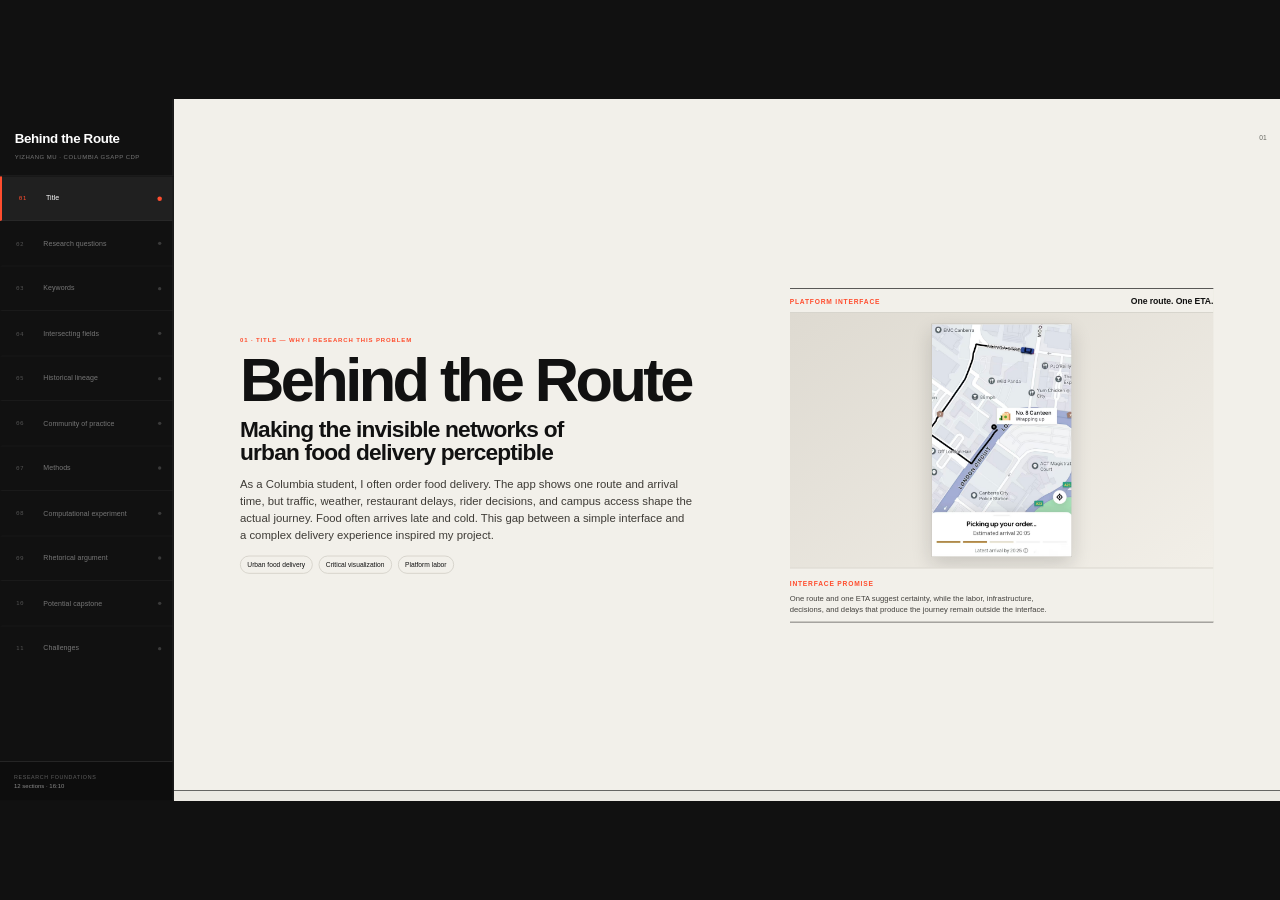
<file: index.html>
<!doctype html>
<html lang="en">
<head>
<meta charset="utf-8" />
<meta name="viewport" content="width=device-width, initial-scale=1, maximum-scale=1, viewport-fit=cover" />
<title>Behind the Route — Fixed Ratio Presentation</title>
<meta name="description" content="Behind the Route presentation displayed at a fixed desktop composition on every device." />
<style>
  :root {
    --design-width: 1920;
    --design-height: 1052;
    --fit-scale: 1;
  }
  * { box-sizing: border-box; }
  html, body {
    width: 100%;
    height: 100%;
    margin: 0;
    overflow: hidden;
    background: #111;
  }
  body {
    font-family: Arial, Helvetica, sans-serif;
    overscroll-behavior: none;
  }
  #stage {
    position: fixed;
    inset: 0;
    display: flex;
    align-items: center;
    justify-content: center;
    overflow: hidden;
    background: #111;
  }
  #frame {
    position: relative;
    flex: 0 0 auto;
    overflow: hidden;
    background: #111;
  }
  #presentation {
    position: absolute;
    left: 0;
    top: 0;
    width: 1920px;
    height: 1052px;
    border: 0;
    display: block;
    transform-origin: 0 0;
    background: #111;
  }
  #orientation-note {
    position: fixed;
    z-index: 10;
    left: 50%;
    bottom: max(10px, env(safe-area-inset-bottom));
    transform: translateX(-50%);
    padding: 7px 11px;
    border: 1px solid rgba(255,255,255,.18);
    border-radius: 999px;
    color: rgba(255,255,255,.72);
    background: rgba(17,17,17,.82);
    font-size: 10px;
    letter-spacing: .04em;
    white-space: nowrap;
    pointer-events: none;
    opacity: 0;
    transition: opacity .2s ease;
  }
  @media (orientation: portrait) and (max-width: 700px) {
    #stage { align-items: flex-start; padding-top: max(8px, env(safe-area-inset-top)); }
    #orientation-note { opacity: 1; }
  }
</style>
</head>
<body>
  <div id="stage">
    <div id="frame">
      <iframe
        id="presentation"
        src="presentation.html"
        title="Behind the Route — 12 chapter presentation"
        allow="fullscreen; geolocation"
        allowfullscreen
      ></iframe>
    </div>
  </div>
  <div id="orientation-note">Landscape view gives the largest readable presentation.</div>
<script>
(() => {
  const DESIGN_WIDTH = 1920;
  const DESIGN_HEIGHT = 1052;
  const frame = document.getElementById('frame');
  const presentation = document.getElementById('presentation');

  function fitPresentation() {
    const safeWidth = Math.max(1, window.innerWidth);
    const safeHeight = Math.max(1, window.innerHeight);
    const scale = Math.min(safeWidth / DESIGN_WIDTH, safeHeight / DESIGN_HEIGHT);
    const fittedWidth = Math.round(DESIGN_WIDTH * scale * 1000) / 1000;
    const fittedHeight = Math.round(DESIGN_HEIGHT * scale * 1000) / 1000;

    frame.style.width = fittedWidth + 'px';
    frame.style.height = fittedHeight + 'px';
    presentation.style.transform = `scale(${scale})`;
    document.documentElement.style.setProperty('--fit-scale', String(scale));
  }

  fitPresentation();
  window.addEventListener('resize', fitPresentation, { passive: true });
  window.addEventListener('orientationchange', () => setTimeout(fitPresentation, 120), { passive: true });
  if (window.visualViewport) {
    window.visualViewport.addEventListener('resize', fitPresentation, { passive: true });
  }
})();
</script>
</body>
</html>
</file>
